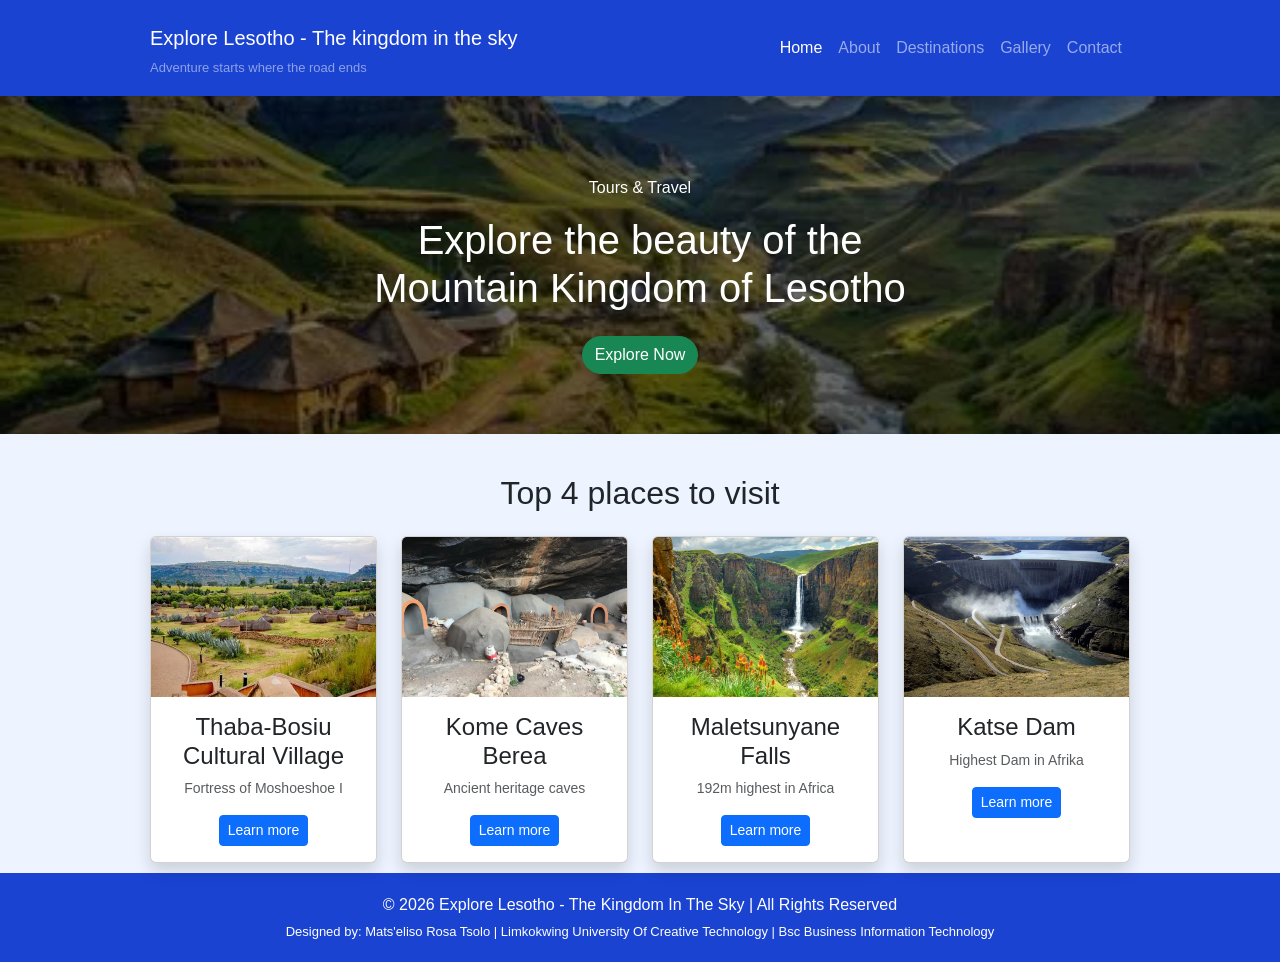
<file: index.html>
<!DOCTYPE html>
<html lang="en">
<head>
	<meta charset="utf-8">
	<meta name="viewport" content="width=device-width, initial-scale=1">
	<title>Tourism in Lesotho</title>
	
	<!--Bootsrap CSS-->
	<link href="https://cdn.jsdelivr.net/npm/bootstrap@5.3.3/dist/css/bootstrap.min.css"
	  rel="stylesheet">

	  <link rel="stylesheet" type="text/css" href="style.css">

</head>
<body>

	

	<nav class="navbar navbar-expand-lg navbar-dark" style="background-color: #1a43d1;">
		<div class="container">
			<div class="d-flex flex-column">
			<a class="navbar-brand mb-0" href="#">Explore Lesotho - The kingdom in the sky</a>
			<small class="text-white-50" style="font-size: 13px;">    Adventure starts where the road ends</small>
		</div>
		<button class="navbar-toggler" type="button" data-bs-toggle="collapse" data-bs-target="#mainMenu">
			<span class="navbar-toggler-icon"></span>
</button>

		<div class="collapse navbar-collapse" id="mainMenu">
			<ul class="navbar-nav ms-auto">
				<li class="nav-item">
					<a class="nav-link active" href="index.html">Home</a>
				</li>
				<li class="nav-item">
					<a class="nav-link" href="about.html">About</a>
				</li>
				
				<li class="nav-item">
					<a class="nav-link" href="destinations.html">Destinations</a>
				</li>

				<li class="nav-item">
					<a class="nav-link" href="gallery.html">Gallery</a>
				</li>

				<li class="nav-item">
					<a class="nav-link" href="contact.html">Contact</a>
				</li>
			</ul>
			</div>
		</div>
	</nav>
			<div style="background: linear-gradient(rgba(0,0,0,0.5), rgba(0,0,0,0.6)), url('background.jpg'); background-size: cover; background-position: center; padding: 80px 0 60px 0; color: white; text-align:center;">
  <p>Tours & Travel</p>
  <h1>Explore the beauty of the<br>Mountain Kingdom of Lesotho</h1>
  <a href="#welcome" class="btn btn-success rounded-pill mt-3">Explore Now</a>
</div>

<div class="container" id="top-places" style="margin-top: 30px;">
  <h2 class="text-center mb-4">Top 4 places to visit</h2>
  <div class="row g-4">

					<div class=" col-md-3 col-sm-6">
						<div class=" card h-100 shadow text-center">
							<img src="thaba bosiu.jpg" alt= "Thaba-Bosiu" class="card-img-top" style="height:160px; object-fit: cover;">
							<div class="card-body">
								<h4 class="fw-fold">Thaba-Bosiu Cultural Village</h4>
								<p class="small text-muted">Fortress of Moshoeshoe I</p>
								<a href="destinations.html" class="btn btn-primary btn-sm"> Learn more</a>
							</div>
							</div>
						</div>

						<div class="col-md-3 col-sm-6">
							<div class="card h-100 shadow text-center">
								<img src="kome.jpg" alt="Kome Caves Berea" class="card-img-top" style="height:160px ; object-fit: cover;">
								<div class="card-body">
									<h4 class="fw-fold">Kome Caves Berea</h4>
									<p class="small text-muted">Ancient heritage caves</p>
									<a href="destinations.html" class="btn btn-primary btn-sm">Learn more</a>
								</div>
							</div>
						</div>

						<div class=" col-md-3 col-sm-6">
						<div class=" card h-100 shadow text-center">
							<img src="maletsunyane.jpg" alt= "Maletsunyane Falls" class="card-img-top" style="height:160px; object-fit: cover;">
							<div class="card-body">
								<h4 class="fw-fold">Maletsunyane Falls</h4>
								<p class="small text-muted">192m highest in Africa</p>
								<a href="destinations.html" class="btn btn-primary btn-sm"> Learn more</a>
							</div>
							</div>
						</div>

						<div class=" col-md-3 col-sm-6">
						<div class=" card h-100 shadow text-center">
							<img src="katse.jpg" alt= "Katse Dam" class="card-img-top" style="height:160px; object-fit: cover;">
							<div class="card-body">
								<h4 class="fw-fold">Katse Dam</h4>
								<p class="small text-muted">Highest Dam in Afrika</p>
								<a href="destinations.html" class="btn btn-primary btn-sm"> Learn more</a>
							</div>
							</div>
						</div>
					</div>
				</div>
<!-- Footer -->
<footer style="background-color: #1a43d1; color:white; text-align:center; padding:20px; width:100vw; margin-left: calc(-50vw + 50%);">
  <p style="margin:0;">&copy; 2026 Explore Lesotho - The Kingdom In The Sky | All Rights Reserved</p>
  <p style="margin:5px 0 0 0; font-size:13px;">Designed by: Mats'eliso Rosa Tsolo | Limkokwing University Of Creative Technology | Bsc Business Information Technology</p>
</footer>

</body>
</html>
</file>
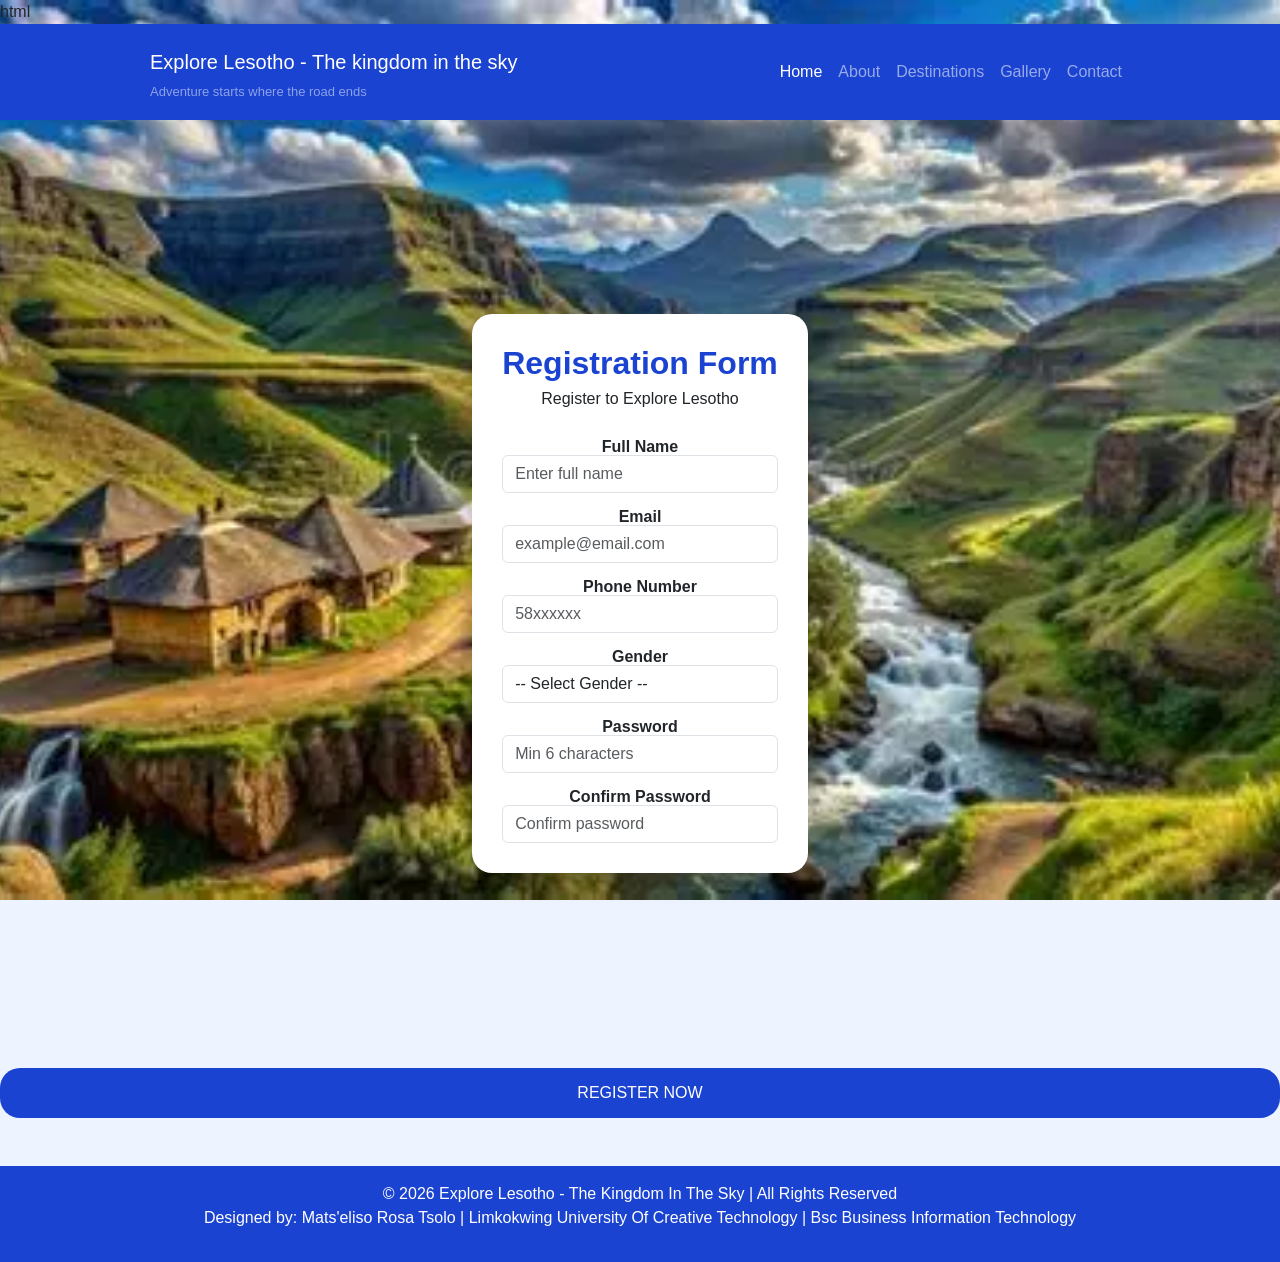
<file: contact.html>
<!DOCTYPE html>
<html lang="en">
<head>
	<meta charset="utf-8">
	<meta name="viewport" content="width=device-width, initial-scale=1">
	<title>Tourism in Lesotho</title>

		<!--Bootsrap CSS-->
	html<link href="https://cdn.jsdelivr.net/npm/bootstrap@5.3/dist/css/bootstrap.min.css" rel="stylesheet">
<link rel="stylesheet" href="style.css">
<script src="script.js"></script>
<style>
.form-box{
  background: #ffffff !important;
  border-radius: 20px;
  padding: 30px;
  box-shadow: 0 5px 25px rgba(0,0,0,0.3);
  max-width: 600px;
  margin: 30px auto;
}
.error-msg{ color: red; font-size: 13px; display:none; }
.success-msg{ background: #d4edda; color: #155724; padding: 15px; border-radius: 10px; display:none; text-align:center; font-weight:bold; }
input.error, select.error{ border: 2px solid red !important; }
input.success, select.success{ border: 2px solid green !important; }
</style>
</head>
<body class="mountain-bg">

	

	<nav class="navbar navbar-expand-lg navbar-dark" style="background-color: #1a43d1;">
		<div class="container">
			<div class="d-flex flex-column">
			<a class="navbar-brand mb-0" href="#">Explore Lesotho - The kingdom in the sky</a>
			<small class="text-white-50" style="font-size: 13px;">    Adventure starts where the road ends</small>
		</div>
</button>

		<div class="collapse navbar-collapse" id="mainMenu">
			<ul class="navbar-nav ms-auto">
				<li class="nav-item">
					<a class="nav-link active" href="index.html">Home</a>
				</li>
				<li class="nav-item">
					<a class="nav-link" href="about.html">About</a>
				</li>
				
				<li class="nav-item">
					<a class="nav-link" href="destinations.html">Destinations</a>
				</li>

				<li class="nav-item">
					<a class="nav-link" href="gallery.html">Gallery</a>
				</li>

				<li class="nav-item">
					<a class="nav-link" href="contact.html">Contact</a>
				</li>
			</ul>
			</div>
		</div>
	</nav>
			<button class="navbar-toggler"type="button"

			data-bs-toggle="collapse"

			data-bs-target="#mainMenu">
			
			<span class="navbar-toggler-icon"></span>

<!-- ===== ONLY FORMS ADDED HERE - NOTHING ELSE CHANGED ===== -->
<div class="about-hero">
<div class="form-box">
    <h2 class="text-center" style="color:#1a43d1; font-weight:bold;">Registration Form</h2>
    <p class="text-center">Register to Explore Lesotho</p>
    <div id="successBox" class="success-msg"> Registration Successful! Rea leboha!</div>
    <form id="registrationForm" novalidate>
      <label class="mt-3"><b>Full Name </b></label>
      <input type="text" id="fullName" class="form-control" placeholder="Enter full name" required>
      <span id="nameError" class="error-msg">Please enter valid full name (min 3 letters)</span>
      <label class="mt-3"><b>Email </b></label>
      <input type="email" id="email" class="form-control" placeholder="example@email.com" required>
      <span id="emailError" class="error-msg">Please enter valid email</span>
      <label class="mt-3"><b>Phone Number </b></label>
      <input type="tel" id="phone" class="form-control" placeholder="58xxxxxx" required>
      <span id="phoneError" class="error-msg">Please enter valid phone number (8 digits)</span>
      <label class="mt-3"><b>Gender </b></label>
      <select id="gender" class="form-control" required>
        <option value="">-- Select Gender --</option>
        <option value="Male">Male</option>
        <option value="Female">Female</option>
        <option value="Other">Other</option>
      </select>
      <span id="genderError" class="error-msg">Please select gender</span>
      <label class="mt-3"><b>Password </b></label>
      <input type="password" id="password" class="form-control" placeholder="Min 6 characters" required>
      <span id="passwordError" class="error-msg">Password must be at least 6 characters</span>
      <label class="mt-3"><b>Confirm Password </b></label>
      <input type="password" id="confirmPassword" class="form-control" placeholder="Confirm password" required>
      <span id="confirmError" class="error-msg">Passwords do not match</span>
      <button type="submit" class="btn w-100 mt-4" style="background:#1a43d1; color:white; border-radius:20px; padding:12px;">REGISTER NOW</button>
    </form>
</div>
</div>
<!-- ===== END FORMS ===== -->
    
	

<!-- Footer -->
<footer class="text-center p-3 mt-5 text white" style="background-color: #1a43d1;">
	<p class="mb-0">
	&copy; 2026 Explore Lesotho - The Kingdom In The Sky | All Rights Reserved
</p>
	<p>Designed by: Mats'eliso Rosa Tsolo | Limkokwing University Of Creative Technology | Bsc Business Information Technology
	</p>
</footer>

</body>
</html>
</file>
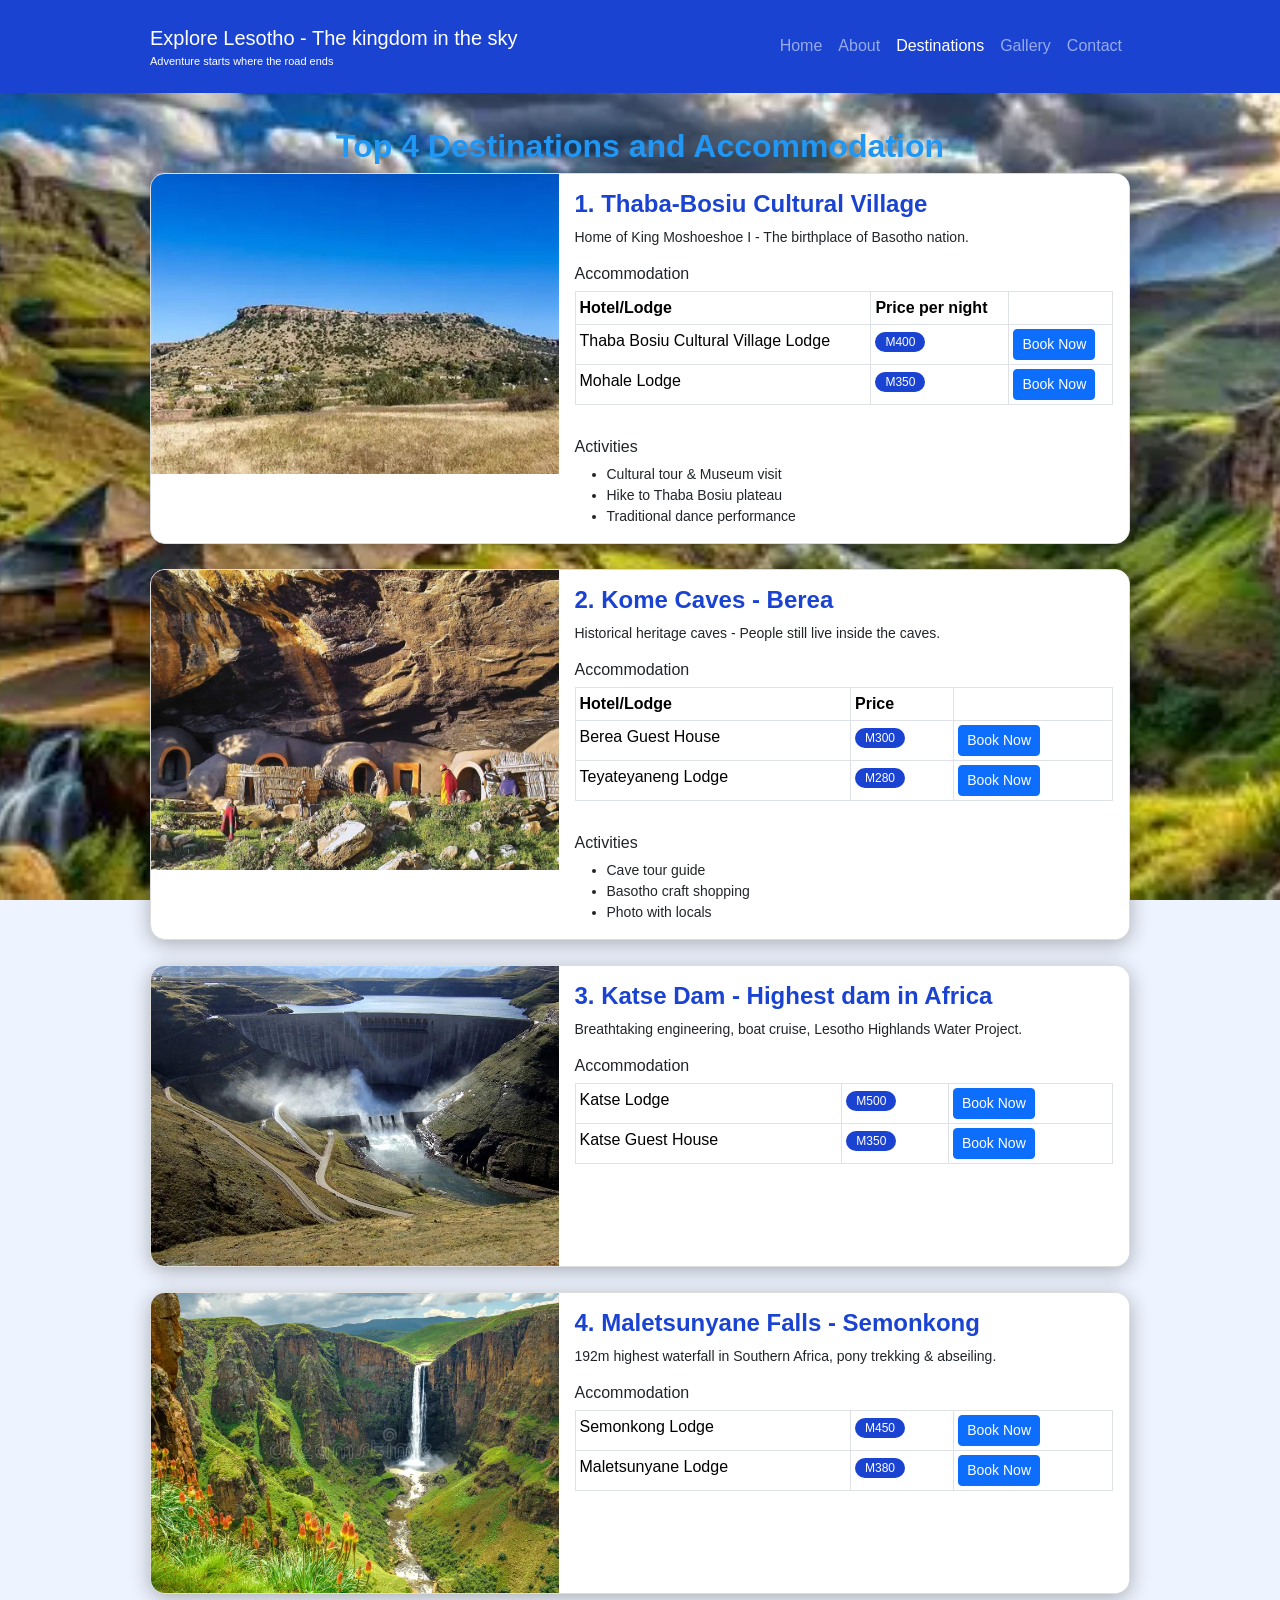
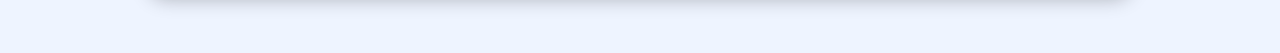
<file: destinations.html>
<!DOCTYPE html>
<html lang="en">
<head>
<meta charset="UTF-8">
<meta name="viewport" content="width=device-width, initial-scale=1.0">
<title>Destinations - Explore Lesotho</title>
<link href="https://cdn.jsdelivr.net/npm/bootstrap@5.3.3/dist/css/bootstrap.min.css" rel="stylesheet">
<link rel="stylesheet" href="style.css">
</head>
<body class="dest-page-bg">

<nav class="navbar navbar-expand-lg navbar-dark navbar-custom">
<div class="container">
<a class="navbar-brand" href="#">Explore Lesotho - The kingdom in the sky<br><small>Adventure starts where the road ends</small></a>
<div class="collapse navbar-collapse" id="m">
<ul class="navbar-nav ms-auto">
<li class="nav-item"><a class="nav-link" href="index.html">Home</a></li>
<li class="nav-item"><a class="nav-link" href="about.html">About</a></li>
<li class="nav-item"><a class="nav-link active" href="destinations.html">Destinations</a></li>
<li class="nav-item"><a class="nav-link" href="gallery.html">Gallery</a></li>
<li class="nav-item"><a class="nav-link" href="contact.html">Contact</a></li>
</ul>
</div>
</div>
</nav>

<div class="container my-4">
<h2 class="section-title">Top 4 Destinations and Accommodation</h2>

<!-- DESTINATION 1 - WHITE CARD -->
<div class="dest-card">
<div class="row g-0">
<div class="col-md-5">
<img src="mountain.jpg" class="dest-img" alt="Thaba Bosiu" >
</div>
<div class="col-md-7 p-3">
<h4 class="dest-title">1. Thaba-Bosiu Cultural Village</h4>
<p class="small">Home of King Moshoeshoe I - The birthplace of Basotho nation.</p>

<h6>Accommodation</h6>
<div class="table-responsive">
<table class="table table-sm table-bordered">
<tr><th>Hotel/Lodge</th><th>Price per night</th><th></th></tr>
<tr><td>Thaba Bosiu Cultural Village Lodge</td><td><span class="price-badge">M400</span></td><td><button class="btn btn-sm btn-primary">Book Now</button></td></tr>
<tr><td>Mohale Lodge</td><td><span class="price-badge">M350</span></td><td><button class="btn btn-sm btn-primary">Book Now</button></td></tr>
</table>
</div>

<h6 class="mt-3">Activities</h6>
<ul class="small mb-0">
<li>Cultural tour & Museum visit</li>
<li>Hike to Thaba Bosiu plateau</li>
<li>Traditional dance performance</li>
</ul>
</div>
</div>
</div>

<!-- DESTINATION 2 - WHITE CARD -->
<div class="dest-card">
<div class="row g-0">
<div class="col-md-5">
<img src="caves.jpg" class="dest-img" alt="Kome Caves" onerror="this.src='https://upload.wikimedia.org/wikipedia/commons/thumb/a/a4/Kome_Caves.jpg/800px-Kome_Caves.jpg'">
</div>
<div class="col-md-7 p-3">
<h4 class="dest-title">2. Kome Caves - Berea</h4>
<p class="small">Historical heritage caves - People still live inside the caves.</p>

<h6>Accommodation</h6>
<div class="table-responsive">
<table class="table table-sm table-bordered">
<tr><th>Hotel/Lodge</th><th>Price</th><th></th></tr>
<tr><td>Berea Guest House</td><td><span class="price-badge">M300</span></td><td><button class="btn btn-sm btn-primary">Book Now</button></td></tr>
<tr><td>Teyateyaneng Lodge</td><td><span class="price-badge">M280</span></td><td><button class="btn btn-sm btn-primary">Book Now</button></td></tr>
</table>
</div>

<h6 class="mt-3">Activities</h6>
<ul class="small mb-0">
<li>Cave tour guide</li>
<li>Basotho craft shopping</li>
<li>Photo with locals</li>
</ul>
</div>
</div>
</div>

<!-- DESTINATION 3 -->
<div class="dest-card">
<div class="row g-0">
<div class="col-md-5">
<img src="katse.jpg" class="dest-img" alt="Katse Dam" onerror="this.src='https://images.unsplash.com/photo-1506905925346-21bda4d32df4'">
</div>
<div class="col-md-7 p-3">
<h4 class="dest-title">3. Katse Dam - Highest dam in Africa</h4>
<p class="small">Breathtaking engineering, boat cruise, Lesotho Highlands Water Project.</p>
<h6>Accommodation</h6>
<table class="table table-sm table-bordered">
<tr><td>Katse Lodge</td><td><span class="price-badge">M500</span></td><td><button class="btn btn-sm btn-primary">Book Now</button></td></tr>
<tr><td>Katse Guest House</td><td><span class="price-badge">M350</span></td><td><button class="btn btn-sm btn-primary">Book Now</button></td></tr>
</table>
</div>
</div>
</div>

<!-- DESTINATION 4 -->
<div class="dest-card">
<div class="row g-0">
<div class="col-md-5">
<img src="maletsunyane.jpg" class="dest-img" alt="Maletsunyane" onerror="this.src='https://images.unsplash.com/photo-1519681393784-d120267933ba'">
</div>
<div class="col-md-7 p-3">
<h4 class="dest-title">4. Maletsunyane Falls - Semonkong</h4>
<p class="small">192m highest waterfall in Southern Africa, pony trekking & abseiling.</p>
<h6>Accommodation</h6>
<table class="table table-sm table-bordered">
<tr><td>Semonkong Lodge</td><td><span class="price-badge">M450</span></td><td><button class="btn btn-sm btn-primary">Book Now</button></td></tr>
<tr><td>Maletsunyane Lodge</td><td><span class="price-badge">M380</span></td><td><button class="btn btn-sm btn-primary">Book Now</button></td></tr>
</table>
</div>
</div>
</div>

</div>

<script src="https://cdn.jsdelivr.net/npm/bootstrap@5.3.3/dist/js/bootstrap.bundle.min.js"></script>
</body>
</html>
</file>
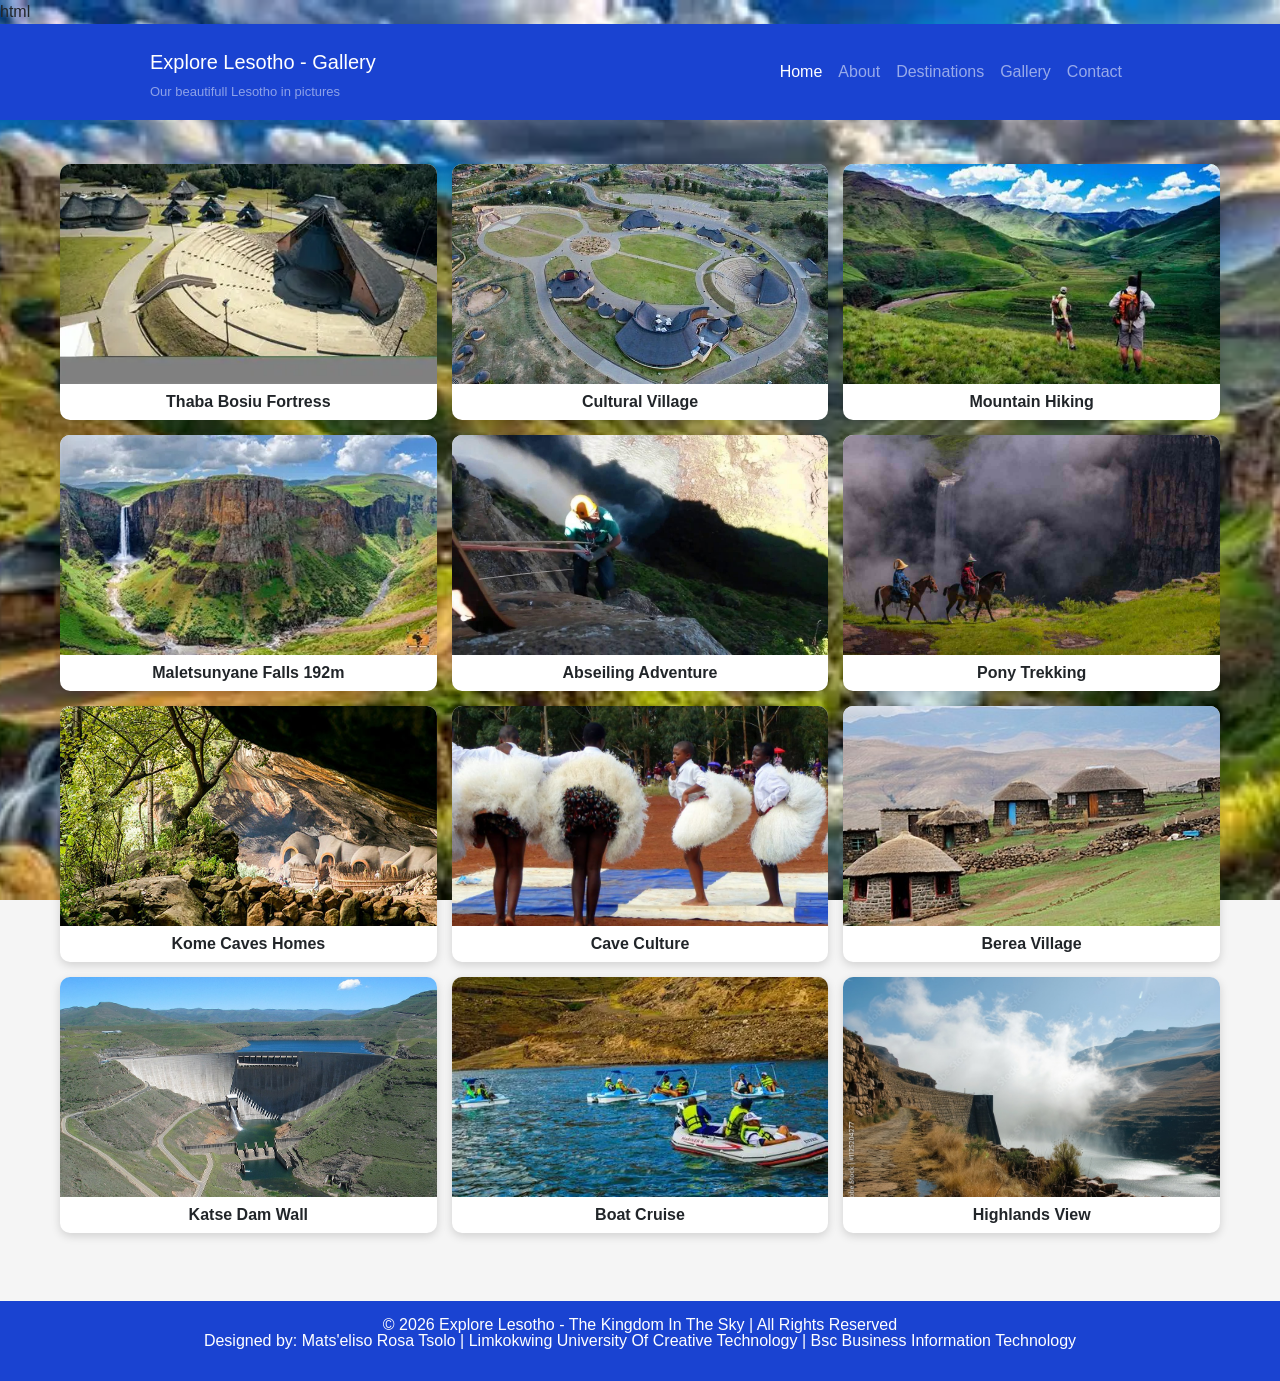
<file: gallery.html>
<!DOCTYPE html>
<html lang="en">
<head>
	<meta charset="utf-8">
	<meta name="viewport" content="width=device-width, initial-scale=1">
	<title>Gallery-Explore Lesotho</title>

	
			<!--Bootsrap CSS-->
	html<link href="https://cdn.jsdelivr.net/npm/bootstrap@5.3/dist/css/bootstrap.min.css" rel="stylesheet">
<link rel="stylesheet" href="style.css">
<script src="script.js"></script>
</head>
<body class="mountain-bg">

	

	<nav class="navbar navbar-expand-lg navbar-dark" style="background-color: #1a43d1;">
		<div class="container">
			<div class="d-flex flex-column">
			<a class="navbar-brand mb-0" href="#">Explore Lesotho - Gallery</a>
			<small class="text-white-50" style="font-size: 13px;">Our beautifull Lesotho in pictures</small>
		</div>
</button>

		<div class="collapse navbar-collapse" id="mainMenu">
			<ul class="navbar-nav ms-auto">
				<li class="nav-item">
					<a class="nav-link active" href="index.html">Home</a>
				</li>
				<li class="nav-item">
					<a class="nav-link" href="about.html">About</a>
				</li>
				
				<li class="nav-item">
					<a class="nav-link" href="destinations.html">Destinations</a>
				</li>

				<li class="nav-item">
					<a class="nav-link" href="gallery.html">Gallery</a>
				</li>

				<li class="nav-item">
					<a class="nav-link" href="contact.html">Contact</a>
				</li>
			</ul>
			</div>
		</div>
	</nav>
			<button class="navbar-toggler"type="button"

			data-bs-toggle="collapse"

			data-bs-target="#mainMenu">
			
			<span class="navbar-toggler-icon"></span>

<style>
body{font-family:Arial; margin:0; background:#f5f5f5;}
.header{background:#002147; color:white; padding:20px; text-align:center;}
.header a{color:white; margin:10px; text-decoration:none; font-weight:bold;}
h1{color:#002147; text-align:center; margin:20px;}
.filter{text-align:center; margin:20px;}
.filter button{padding:10px 20px; margin:5px; border:none; background:#002147; color:white; border-radius:20px; cursor:pointer;}
.filter button:hover{background:#007BFF;}
.gallery{display:grid; grid-template-columns:repeat(3,1fr); gap:15px; padding:20px; max-width:1200px; margin:auto;}
.item{background:white; border-radius:10px; overflow:hidden; box-shadow:0 3px 10px rgba(0,0,0,0.15);}
.item img{width:100%; height:220px; object-fit:cover; transition:0.3s;}
.item img:hover{transform:scale(1.05);}
.item p{padding:10px; font-weight:bold; text-align:center; margin:0;}
@media(max-width:800px){.gallery{grid-template-columns:1fr 1fr;}}
@media(max-width:500px){.gallery{grid-template-columns:1fr;}}
</style>
</head>
</body>
<div class="gallery">

<!-- THABA BOSIU -->
<div class="item thaba"><img src="bosiu.jpg"><p>Thaba Bosiu Fortress</p></div>
<div class="item thaba"><img src="cultural.jpg"><p>Cultural Village</p></div>
<div class="item thaba"><img src="hiking.jpg"><p>Mountain Hiking</p></div>

<!-- MALETSUNYANE -->
<div class="item maletsunyane"><img src="falls.jpg"><p>Maletsunyane Falls 192m</p></div>
<div class="item maletsunyane"><img src="abseiling.jpg"><p>Abseiling Adventure</p></div>
<div class="item maletsunyane"><img src="pony trekking.jpg"><p>Pony Trekking</p></div>

<!-- KOME CAVES -->
<div class="item kome"><img src="caves home.jpg"><p>Kome Caves Homes</p></div>
<div class="item kome"><img src="culture.jpg"><p>Cave Culture</p></div>
<div class="item kome"><img src="berea village.jpg"><p>Berea Village</p></div>

<!-- KATSE DAM -->
<div class="item katse"><img src="katse wall.jpg"><p>Katse Dam Wall</p></div>
<div class="item katse"><img src="boat cruise.jpg"><p>Boat Cruise</p></div>
<div class="item katse"><img src="highlands view.jpg"><p>Highlands View</p></div>

</div>

<script>
function filterGallery(category){
  let items = document.querySelectorAll('.item');
  items.forEach(item => {
    if(category === 'all' || item.classList.contains(category)){
      item.style.display = 'block';
    } else {
      item.style.display = 'none';
    }
  });
}
</script>

</body>
</html>
		

		

<!-- Footer -->
<footer class="text-center p-3 mt-5 text white" style="background-color: #1a43d1;">
	<p class="mb-0">
	&copy; 2026 Explore Lesotho - The Kingdom In The Sky | All Rights Reserved
</p>
	<p>Designed by: Mats'eliso Rosa Tsolo | Limkokwing University Of Creative Technology | Bsc Business Information Technology
	</p>
</footer>

</body>
</html>
</file>
<file: style.css>
/* style.css - For Explore Lesotho Website  */

body{
  font-family: Arial;
  margin: 0;
  background: #eef4ff;
}

.header{
  background: #1976d2;
  color: white;
  padding: 15px;
  display: flex;
  justify-content: space-between;
  align-items: center;
}

.header a{
  color: white;
  text-decoration: none;
  margin-left: 20px;
}

.header a:hover{
  color: yellow;
}

.top-title{
  text-align: center;
  color: #0d3a9c;
  font-size: 35px;
  margin: 30px 0;
  font-weight: bold;
}

.container{
  max-width: 1000px;
  margin: auto;
  padding: 10px;
}

.place{
  display: flex;
  background: #ffffff !important;
  margin-bottom: 20px;
  border-radius: 12px;
  overflow: hidden;
  box-shadow: 0 2px 8px rgba(0,0,0,0.1);
}

.place img{
  width: 300px;
  height: 200px;
  object-fit: cover;
}

.info{
  padding: 15px;
  background: #ffffff !important;
  background-color: #ffffff !important;
}

.info h2{
  margin: 0;
  color: #0d3a9c;
}

.info p{
  margin: 8px 0;
}

.price{
  color: green;
  font-weight: bold;
}

.book{
  background: #1976d2;
  color: white;
  padding: 8px 15px;
  border: none;
  border-radius: 5px;
  cursor: pointer;
}

.book:hover{
  background: #0d3a9c;
}
/* ================= ABOUT PAGE - SEPARATE CSS ================= */
.about-page-bg{
  background:#eef4ff;
}
.navbar-custom{
  background-color:#1a43d1;
}
.navbar-brand small{
  font-size:11px;
  display:block;
}
.about-card{
  background:white;
  border-radius:20px;
  padding:30px;
  box-shadow:0 5px 20px rgba(0,0,0,0.1);
  margin-top:20px;
  margin-bottom:30px;
}
.section-title{
  color:#2196f3;
  text-align:center;
  font-weight:bold;
}
/* ===== FIX PICTURES SAME SIZE - FINAL ===== */
.culture-img {
  width: 100% !important;
  height: 220px !important;
  object-fit: cover !important;
  object-position: center !important;
  border-radius: 12px;
  box-shadow: 0 4px 12px rgba(0,0,0,0.2);
  background: white;
  display: block;
}

.col-6.text-center {
  display: flex;
  flex-direction: column;
  align-items: center;
}

.col-6.text-center p {
  min-height: 60px;
  margin-top: 10px;
}

.why-visit-box{
  background:#e3f2fd;
  border-radius:12px;
  padding:20px;
  border-left:5px solid #1a43d1;
}
.why-title{
  color:#1a43d1;
}
.mountain-bg{
  background-image: url('background.jpg') !important;
  background-size:cover !important;
  background-attachment:fixed !important;
  background-position:center !important;
}

/* For phone - makes it stack */
@media(max-width:700px){
  .place{
    flex-direction: column;
  }
  .place img{
    width: 100%;
  }
}

/* --- CONTACT PAGE CSS --- */
.subtitle{
  text-align:center;
  color:#333;
  margin-bottom:20px;
}
.contact-container{
  display:flex;
  max-width:1000px;
  margin:auto;
  gap:20px;
  padding:10px;
}
.contact-form, .contact-info{
  background:white;
  padding:20px;
  border-radius:15px;
  flex:1;
  box-shadow:0 2px 8px rgba(0,0,0,0.1);
}
.contact-form h2, .contact-info h2{
  color:#0d3a9c;
}
.contact-form label{
  display:block;
  margin-top:15px;
  font-weight:bold;
}
.contact-form input, .contact-form textarea{
  width:95%;
  padding:10px;
  margin-top:5px;
  border:none;
  background:#f0f0f0;
  border-radius:8px;
}
.contact-form textarea{
  height:80px;
}
.submit-btn{
  background:#1976d2;
  color:white;
  padding:10px 30px;
  border:none;
  border-radius:20px;
  margin-top:15px;
  cursor:pointer;
}
.submit-btn:hover{
  background:#0d3a9c;
}
.map-box{
  background:#a8c8ff;
  padding:10px;
  border-radius:10px;
  text-align:center;
}
.social-box{
  max-width:1000px;
  margin:20px auto;
  background:white;
  padding:20px;
  border-radius:15px;
  text-align:center;
  box-shadow:0 2px 8px rgba(0,0,0,0.1);
}
.whatsapp{
  background:#25D366;
  color:white;
  padding:10px 20px;
  border:none;
  border-radius:20px;
  margin:5px;
  cursor:pointer;
}
.facebook{
  background:#1976d2;
  color:white;
  padding:10px 20px;
  border:none;
  border-radius:20px;
  margin:5px;
  cursor:pointer;
}
@media(max-width:700px){
  .contact-container{flex-direction:column;}
}

.about-page{
  margin:0;
}

.about-hero{
  background-image: url('background.jpg');
  background-size: cover;
  background-position: center;
  background-attachment: fixed;
  padding: 40px 20px;
  min-height: 100vh;
}

.about-box{
  background: rgba(255,255,255,0.92);
  max-width: 900px;
  margin: auto;
  padding: 30px;
  border-radius: 20px;
  box-shadow: 0 5px 20px rgba(0,0,0,0.3);
  text-align: center;
}
/* Footer - FORCE full width blue */
footer {
  background-color: #1a43d1 !important;
  color: white !important;
  text-align: center;
  padding: 20px;
  width: 100% !important;
  margin: 0 !important;
}

/* ===== DESTINATIONS PAGE - PURE WHITE HOTEL/LODGE CARDS ===== */
.dest-page-bg{
  background-image: url('background.jpg') !important;
  background-size: cover !important;
  background-attachment: fixed !important;
  background-position: center !important;
  background-repeat: no-repeat !important;
  min-height: 100vh;
}

.dest-card{
  background: #ffffff !important;
  background-color: #ffffff !important;
  border-radius:15px;
  box-shadow:0 4px 20px rgba(0,0,0,0.3);
  margin-bottom:25px;
  overflow:hidden;
  border:1px solid #ddd;
}

.dest-card .col-md-7,
.dest-card .p-3,
.dest-card .table,
.dest-card table,
.dest-card th,
.dest-card td,
.dest-card h4,
.dest-card h6,
.dest-card p,
.dest-card ul{
  background: #ffffff !important;
  background-color: #ffffff !important;
}

.dest-img{
  width:100% !important;
  height:300px !important;
  object-fit:cover !important;
  display:block;
}

.dest-title{
  color:#1a43d1;
  font-weight:bold;
}

.price-badge{
  background:#1a43d1;
  color:white;
  padding:3px 10px;
  border-radius:20px;
  font-size:12px;
}

/* Content styling */
.content { padding: 40px 60px; background: #fdfcf6; line-height: 1.7; }
.welcome-title { text-align: center; font-size: 32px; margin-bottom: 15px; }
/* ABOUT HERO - FILL FULL SCREEN */
.about-page{
  margin:0;
  padding:0;
}

.about-hero{
  background-image: url('background.jpg') !important;
  background-size: cover !important;
  background-position: center !important;
  background-attachment: fixed !important;
  background-repeat: no-repeat !important;
  min-height: 100vh !important;
  width: 100% !important;
  padding: 40px 20px !important;
  display: flex;
  align-items: center;
  justify-content: center;
}

.about-box{
  background: rgba(255,255,255,0.95) !important;
  background-color: #ffffff !important;
  max-width: 900px;
  width: 100%;
  margin: auto;
  padding: 30px;
  border-radius: 20px;
  box-shadow: 0 5px 20px rgba(0,0,0,0.3);
}

/* ================= HOVER PICTURES - ADDED ONLY ================= */
.place img,
.culture-img,
.dest-img{
  transition: transform 0.4s ease, box-shadow 0.4s ease, filter 0.4s ease !important;
  cursor: pointer;
}

.place img:hover{
  transform: scale(1.05);
  box-shadow: 0 8px 25px rgba(0,0,0,0.4) !important;
  filter: brightness(1.1);
}

.culture-img:hover{
  transform: scale(1.08);
  box-shadow: 0 10px 30px rgba(26,67,209,0.4) !important;
  filter: brightness(1.1);
}

.dest-img:hover{
  transform: scale(1.05);
  box-shadow: 0 8px 25px rgba(0,0,0,0.5) !important;
  filter: brightness(1.1);
}

/* Also hover for whole card */
.place:hover,
.dest-card:hover{
  box-shadow: 0 10px 30px rgba(0,0,0,0.4) !important;
  transform: translateY(-3px);
  transition: all 0.4s ease;
}
/* CENTER EVERYTHING */
body.mountain-bg{
  display: flex;
  flex-direction: column;
  min-height: 100vh;
}
.about-hero{
  flex: 1;
  display: flex;
  justify-content: center;
  align-items: center;
}
</file>
